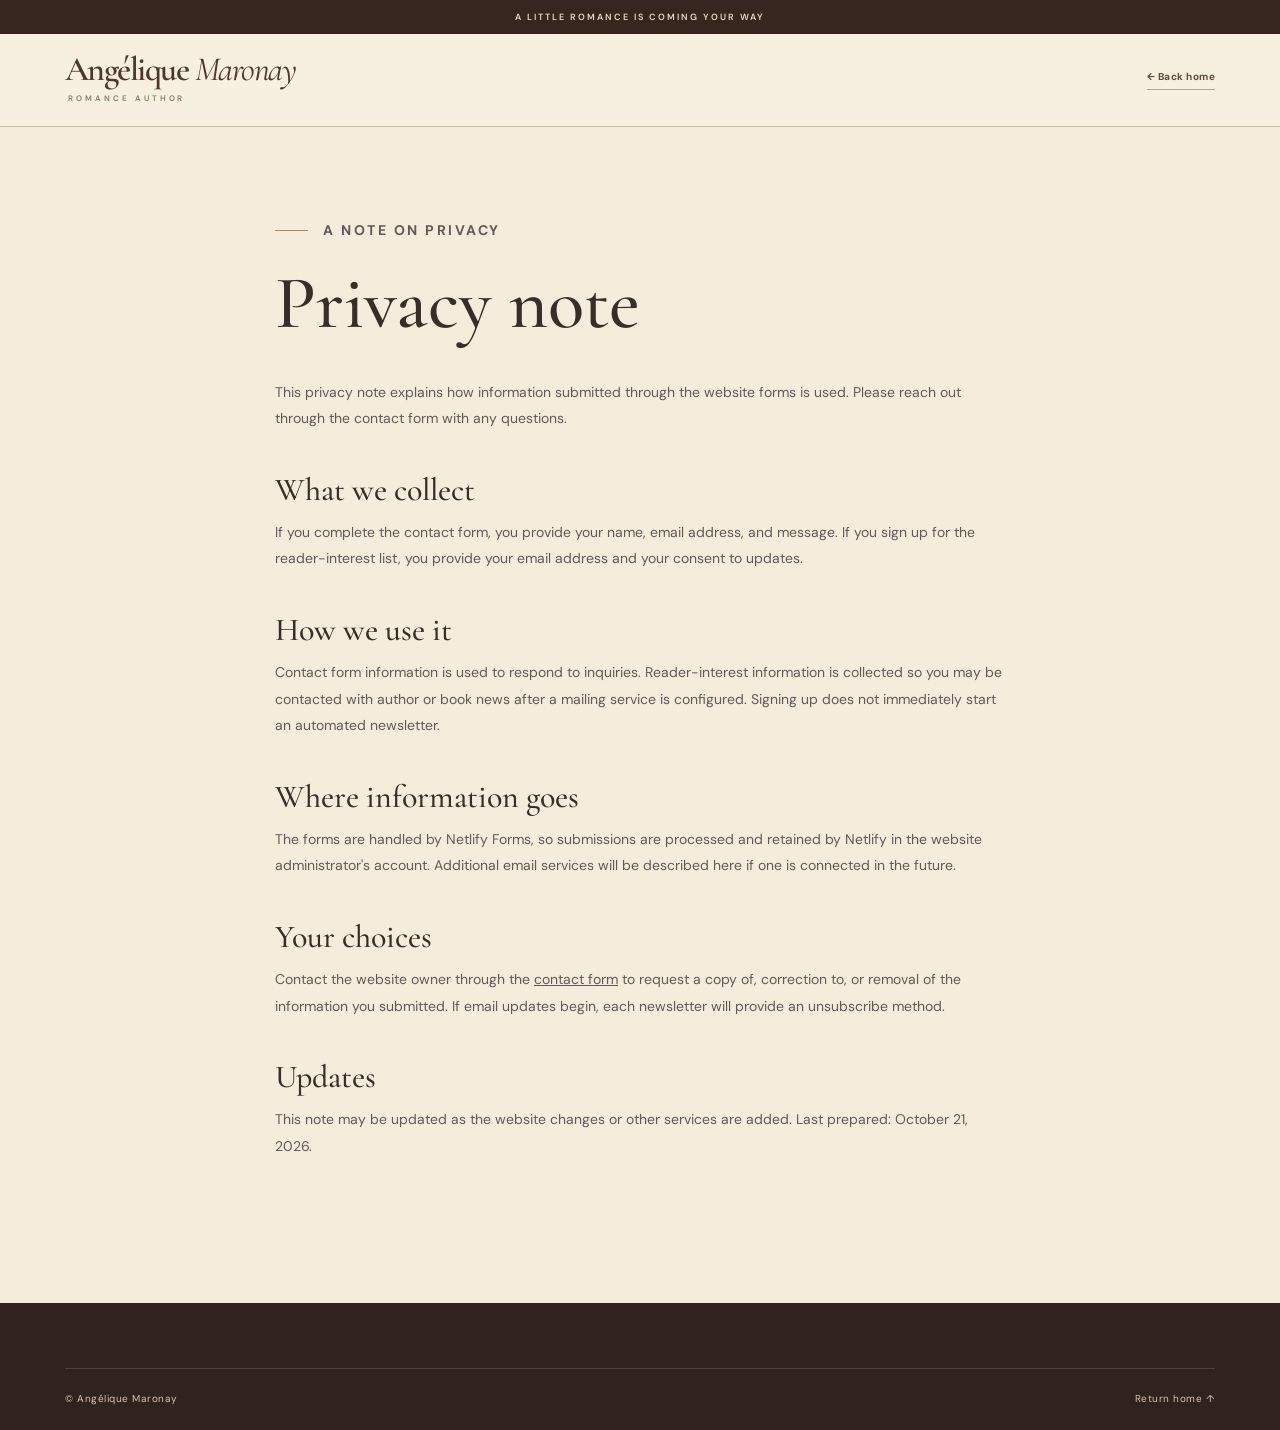
<file: privacy.html>
<!doctype html><html lang="en"><head><meta charset="utf-8"><meta name="viewport" content="width=device-width, initial-scale=1"><title>Privacy note · Angélique Maronay</title><link rel="icon" href="/images/favicon.svg" type="image/svg+xml"><link rel="preconnect" href="https://fonts.googleapis.com"><link href="https://fonts.googleapis.com/css2?family=Cormorant+Garamond:wght@400;500&family=DM+Sans:wght@400;500&display=swap" rel="stylesheet"><link rel="stylesheet" href="/styles.css"><style>.policy{max-width:780px;margin:0 auto;padding:90px 25px 130px}.policy h1{font:500 75px var(--serif);margin-bottom:30px}.policy h2{font:500 32px var(--serif);margin:38px 0 10px}.policy p{line-height:1.9;font-size:14px;color:#65585a}.policy .warning{padding:14px;background:#f4e6de;border-left:3px solid #a9757a;font-size:13px}.policy a{text-decoration:underline}@media(max-width:560px){.policy h1{font-size:55px}}</style></head><body><div class="announcement">A little romance is coming your way</div><header class="site-header"><div class="container nav-wrap"><a class="brand" href="/">Angélique <span>Maronay</span><small>ROMANCE AUTHOR</small></a><a class="text-link" href="/">← Back home</a></div></header><main class="policy"><p class="eyebrow"><span class="eyebrow-line"></span> A NOTE ON PRIVACY</p><h1>Privacy note</h1><p>This privacy note explains how information submitted through the website forms is used. Please reach out through the contact form with any questions.</p><h2>What we collect</h2><p>If you complete the contact form, you provide your name, email address, and message. If you sign up for the reader-interest list, you provide your email address and your consent to updates.</p><h2>How we use it</h2><p>Contact form information is used to respond to inquiries. Reader-interest information is collected so you may be contacted with author or book news after a mailing service is configured. Signing up does not immediately start an automated newsletter.</p><h2>Where information goes</h2><p>The forms are handled by Netlify Forms, so submissions are processed and retained by Netlify in the website administrator's account. Additional email services will be described here if one is connected in the future.</p><h2>Your choices</h2><p>Contact the website owner through the <a href="/#contact">contact form</a> to request a copy of, correction to, or removal of the information you submitted. If email updates begin, each newsletter will provide an unsubscribe method.</p><h2>Updates</h2><p>This note may be updated as the website changes or other services are added. Last prepared: October 21, 2026.</p></main><footer class="footer"><div class="container"><div class="footer-bottom"><span>© Angélique Maronay</span><a href="/">Return home ↑</a></div></div></footer></body></html>
</file>
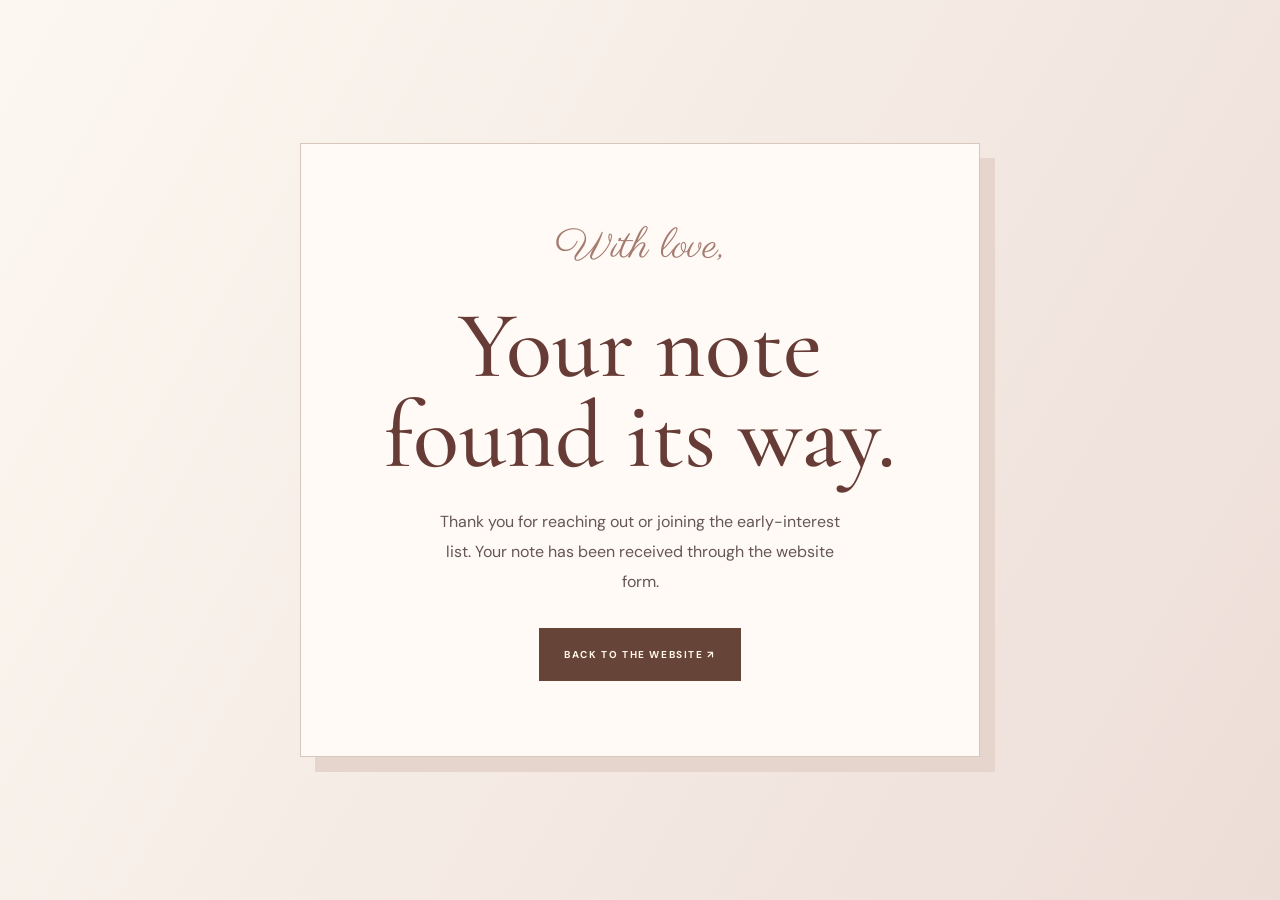
<file: thank-you.html>
<!doctype html><html lang="en"><head><meta charset="utf-8"><meta name="viewport" content="width=device-width, initial-scale=1"><title>Thank you · Angélique Maronay</title><meta name="robots" content="noindex"><link rel="icon" href="/images/favicon.svg" type="image/svg+xml"><link rel="preconnect" href="https://fonts.googleapis.com"><link href="https://fonts.googleapis.com/css2?family=Cormorant+Garamond:ital,wght@0,400;1,500&family=DM+Sans:wght@400;600&family=Parisienne&display=swap" rel="stylesheet"><link rel="stylesheet" href="/styles.css"><style>.message-screen{min-height:100vh;display:grid;place-items:center;background:linear-gradient(120deg,#fcf8f1,#edddd7);padding:35px;text-align:center}.message-card{max-width:680px;background:#fffaf5;border:1px solid #d8c7bc;padding:75px 50px;box-shadow:15px 15px 0 #e6d5cd}.message-card h1{font:500 clamp(58px,8vw,95px)/.95 var(--serif);color:var(--burgundy);margin:25px 0}.message-card p{font:16px/1.9 var(--sans);color:#655658;margin:0 auto 30px;max-width:410px}.message-script{font:42px var(--script);color:var(--rose)}@media(max-width:480px){.message-card{padding:55px 27px}}</style></head><body><main class="message-screen"><div class="message-card"><div class="message-script">With love,</div><h1>Your note found its way.</h1><p>Thank you for reaching out or joining the early-interest list. Your note has been received through the website form.</p><a class="button button-primary" href="/">Back to the website ↗</a></div></main></body></html>
</file>
<file: styles.css>
:root{--paper:#faf6f0;--cream:#fffaf4;--shell:#f2e9df;--lightpink:#eee0da;--ink:#4b3338;--burgundy:#633c47;--wine:#4f2d39;--rose:#a97678;--pale:#d9b4a9;--gold:#aa9475;--muted:#7d6e6c;--line:#d8c8bf;--serif:'Cormorant Garamond',Georgia,serif;--sans:'DM Sans',Arial,sans-serif;--script:'Parisienne',cursive}
*{box-sizing:border-box}html{scroll-behavior:smooth;scroll-padding-top:85px}body{margin:0;background:var(--paper);color:var(--ink);font-family:var(--sans);-webkit-font-smoothing:antialiased}::selection{background:#dbb7b3;color:#3f2930}a{color:inherit;text-decoration:none}button,input,textarea{font:inherit}button,a,input,textarea{outline-offset:4px}img{max-width:100%}h1,h2,h3,p,blockquote{margin-top:0}.container{max-width:1240px;padding:0 45px;margin:0 auto}.skip-link{position:absolute;left:15px;top:-80px;z-index:101;background:#fff;padding:14px}.skip-link:focus{top:15px}.announcement{height:30px;background:var(--burgundy);color:#f6ede6;display:flex;align-items:center;justify-content:center;gap:22px;letter-spacing:.24em;font-size:9px;font-weight:600;text-transform:uppercase}.sparkle{font-size:12px;color:#e9b9b0}.site-header{position:relative;background:rgba(250,246,240,.95);z-index:30;border-bottom:1px solid rgba(160,134,121,.22)}.nav-wrap{height:91px;display:flex;align-items:center;justify-content:space-between}.brand{font-family:var(--serif);font-size:30px;font-weight:600;letter-spacing:-.04em;line-height:.73;display:block;white-space:nowrap}.brand span{font-weight:400;font-style:italic}.brand small{font-family:var(--sans);display:block;font-size:8px;letter-spacing:.33em;margin:13px 0 0 3px;font-weight:600;color:var(--rose)}.primary-nav{display:flex;align-items:center;gap:36px;font-size:11px;text-transform:uppercase;letter-spacing:.17em;font-weight:700}.primary-nav a:not(.nav-contact){transition:color .2s}.primary-nav a:hover{color:var(--rose)}.nav-contact{padding:14px 20px;border:1px solid #a9908a}.nav-contact span{font-size:15px;margin-left:8px;font-weight:400}.menu-toggle{display:none}.hero{position:relative;overflow:hidden;min-height:680px;background:radial-gradient(ellipse at 95% 18%,#ead9d0 0,transparent 47%),linear-gradient(115deg,#faf6f0 45%,#eee2d8 100%)}.hero:before{content:'';position:absolute;left:-200px;top:-170px;width:600px;height:600px;border:1px solid rgba(190,160,146,.16);border-radius:50%;box-shadow:0 0 0 75px rgba(238,224,216,.15),0 0 0 160px rgba(238,224,216,.09)}.hero-layout{min-height:680px;display:grid;grid-template-columns:1.03fr .97fr;align-items:center;gap:20px;position:relative;z-index:2}.hero-copy{padding:60px 0 115px;z-index:3}.eyebrow{font-size:10px;line-height:1.7;letter-spacing:.205em;color:var(--rose);font-weight:700;display:flex;align-items:center;gap:15px;text-transform:uppercase}.eyebrow-line{width:33px;height:1px;background:var(--rose);flex:0 0 auto}.hero h1{font-family:var(--serif);font-size:clamp(74px,7.7vw,115px);font-weight:500;line-height:.87;letter-spacing:-.065em;margin:40px 0 29px}.hero h1 span{display:block;white-space:nowrap}.hero h1 em{display:block;color:#a66f78;font-size:.95em;font-weight:400;padding-left:30px;white-space:nowrap}.hero-description{max-width:430px;line-height:2;font-size:14px;color:#665457;letter-spacing:.02em}.hero-actions{display:flex;gap:32px;align-items:center;margin-top:36px}.button{display:inline-flex;align-items:center;justify-content:center;gap:18px;border:1px solid transparent;cursor:pointer;text-align:center;padding:16px 24px;font-size:10px;font-weight:700;letter-spacing:.14em;text-transform:uppercase;min-height:53px;transition:transform .2s,background .2s,color .2s}.button:hover{transform:translateY(-2px)}.button-primary{background:var(--burgundy);color:#fff9f3}.button-primary:hover{background:#804d59}.text-link{font-size:11px;font-weight:700;letter-spacing:.05em;border-bottom:1px solid #b5a097;padding-bottom:6px}.text-link span:last-child{margin-left:8px}.hero-bottom{font-family:var(--script);font-size:25px;color:#9e7b7b;margin:62px 0 0}.hero-bottom .heart-mark{font-family:var(--serif);margin-left:13px}.hero-art{position:relative;height:575px;min-width:0;margin-top:2px}.art-matte{position:absolute;top:25px;left:38px;right:35px;bottom:52px;background:#e3cbc2;transform:rotate(-4deg);box-shadow:10px 15px 45px rgba(80,48,52,.11)}.art-matte:before{content:'';position:absolute;inset:12px;border:1px solid rgba(255,255,255,.59)}.art-glow{position:absolute;inset:0;background:radial-gradient(circle at 45% 26%,#faf0e3,transparent 45%),linear-gradient(145deg,#e3c3bc,#cda59e 55%,#8f7179)}.art-frame{position:absolute;inset:38px 44px;background:linear-gradient(160deg,rgba(255,247,236,.86),rgba(244,224,213,.7));box-shadow:0 5px 30px rgba(82,58,58,.12);border:1px solid #fff2e2;text-align:center;display:flex;align-items:center;justify-content:center}.frame-inner{border:1px solid rgba(150,108,106,.5);position:absolute;inset:22px;display:flex;align-items:center;flex-direction:column;justify-content:center}.frame-script{font-family:var(--script);font-size:47px;color:#aa7374;line-height:1;margin-bottom:9px}.frame-inner .little-star{font-size:15px;color:#ab7879}.frame-inner p{font-family:var(--serif);font-size:39px;font-weight:500;line-height:1.08;margin:20px 0;color:var(--ink)}.frame-inner i{font-weight:500;color:#a97678}.frame-flourish{font-size:39px;color:#af7c7c;line-height:1}.letter-paper{position:absolute;bottom:12px;left:-10px;width:240px;height:258px;padding:25px 21px 20px 28px;background:#fbf4e9;transform:rotate(7deg);box-shadow:5px 8px 22px rgba(74,50,51,.18);border:1px solid #f5e7d8}.letter-date{font-size:7px;letter-spacing:.24em;color:#8d7d79;font-weight:600}.letter-line{width:100%;height:1px;background:#ddd0c0;margin:17px 0 11px}.letter-phrase{font-family:var(--script);color:#b1797c;font-size:31px}.letter-paper p{font:italic 24px/1.13 var(--serif);margin:14px 0 10px}.letter-paper>span{font-family:var(--script);font-size:20px;line-height:.9;color:#af7f7c}.letter-paper b{font-weight:400;font-size:28px}.botanical{pointer-events:none}.hero-botanical{width:265px;height:335px;position:absolute;right:-80px;bottom:-39px;opacity:.65;transform:rotate(27deg)}.hero-seal{position:absolute;right:11px;top:25px;background:#7d4853;width:68px;height:68px;border-radius:50%;display:flex;align-items:center;justify-content:center;box-shadow:1px 6px 16px #795f5f55;transform:rotate(10deg);color:#f4e4dc;flex-direction:column;border:1px solid #b98d89;outline:4px solid #7d4853}.hero-seal span{font:italic 24px var(--serif)}.hero-seal small{font-size:13px;margin-top:-7px}.hero-vertical{position:absolute;right:10px;top:245px;writing-mode:vertical-rl;letter-spacing:.29em;font-size:9px;color:#aa9291}.section-scroll{position:absolute;bottom:30px;left:50%;transform:translateX(-50%);font-size:9px;letter-spacing:.22em;color:#806b68;display:flex;align-items:center;gap:12px}.section-scroll span{width:37px;height:1px;background:#a88c85}.intro-line{background:#fffaf5;border-block:1px solid #eee3dc;text-align:center;padding:73px 0 67px}.little-kicker{font-size:10px;letter-spacing:.29em;color:#a67973;font-weight:700}.intro-line p{font:400 clamp(30px,4vw,52px)/1.12 var(--serif);margin:20px 0 17px}.intro-line em{color:#a37275}.three-stars{color:#b49a91;font-size:13px}.section-pad{padding:130px 0}.book-section{background:#f5eee7}.book-layout{display:grid;grid-template-columns:.98fr 1.02fr;align-items:center;gap:130px}.book-visual{height:635px;position:relative;display:flex;align-items:center;justify-content:center}.book-arch{position:absolute;inset:35px 32px 10px 50px;background:#e5d3ca;border-radius:250px 250px 0 0;box-shadow:inset 0 0 0 1px #e1c8bd}.book-arch:before{content:'';position:absolute;inset:25px 25px 0;border:1px solid #f7eeea;border-bottom:0;border-radius:240px 240px 0 0}.book-shadow{position:relative;width:min(350px,73%);height:auto;transform:rotate(-5deg);box-shadow:20px 22px 27px rgba(65,39,43,.2),6px 7px 0 #d3c3b8;transition:transform .3s}.book-shadow:hover{transform:rotate(-1deg) translateY(-5px)}.book-cover{width:100%;height:auto;display:block;aspect-ratio:680/980;object-fit:cover}.cover-side-note{position:absolute;right:-15px;bottom:15px;color:#956f70;font:26px var(--script);transform:rotate(-9deg)}.cover-side-note span{font-family:var(--serif)}.book-copy{max-width:550px}.book-copy h2,.about-copy h2,.letters-copy h2,.contact-copy h2{font:500 clamp(58px,6vw,85px)/.97 var(--serif);letter-spacing:-.047em;color:#533640}.book-copy h2{margin:34px 0 25px}.title-rule{display:flex;gap:14px;align-items:center;max-width:193px;color:#b99b94}.title-rule span{height:1px;background:#d8bcb2;flex:1}.title-rule b{font:25px var(--serif)}.book-copy h3{font:italic 36px/1.12 var(--serif);font-weight:500;color:#af7378;margin:23px 0}.book-genre{font-size:11px;letter-spacing:.07em;text-transform:uppercase;color:#816c6c;font-weight:600;line-height:1.8;margin-bottom:22px}.body-copy,.about-copy>p:not(.eyebrow){font:16px/1.95 var(--sans);color:#61545a}.book-note{font:italic 23px var(--serif);color:#987a7a;margin:22px 0 27px}.book-actions{display:flex;gap:20px;align-items:center;flex-wrap:wrap}.button-outline{background:transparent;color:var(--burgundy);border-color:#9f8080}.button-outline:hover{background:#e8d8d0}.status{font-size:9px;font-weight:700;letter-spacing:.18em;color:#ac7c7b}.quote-section{padding:105px 0;background:var(--wine);color:#f5e8df;text-align:center;position:relative;overflow:hidden}.quote-section .container{position:relative;z-index:2}.quote-ornament{font:110px var(--serif);line-height:.5;color:#be9892}.quote-section blockquote{max-width:900px;margin:25px auto 26px;font:italic 500 clamp(36px,4.5vw,63px)/1.18 var(--serif)}.quote-attribution{font-size:10px;letter-spacing:.4em;color:#d4bdb2}.quote-outline{position:absolute;right:-48px;bottom:-150px;color:transparent;-webkit-text-stroke:1px #fff2;line-height:1;font:300px var(--script)}.about-section{background:#fbf7f2}.about-layout{display:grid;grid-template-columns:.92fr 1.08fr;gap:130px;align-items:center}.about-visual{position:relative;padding:0 30px 42px 0}.portrait-frame{height:555px;position:relative;background:#e5d0c5;border:12px solid #f6eee7;outline:1px solid #d9c9bd;box-shadow:20px 22px 0 #f1e3dd;overflow:hidden}.portrait-illustration{position:absolute;inset:0;background:radial-gradient(circle at 45% 40%,#f7e9db,#e7cfc4 67%,#b68f90);display:flex;align-items:center;justify-content:center}.portrait-circle{width:70%;aspect-ratio:1;border:1px solid #fff7ee;box-shadow:0 0 0 22px #fff7ee20;border-radius:50%;position:absolute}.portrait-note{z-index:2;display:flex;flex-direction:column;align-items:center;gap:13px;text-align:center;color:#7b4f54}.portrait-note span:first-child{font:35px var(--script)}.portrait-note strong{font:italic 47px/1.04 var(--serif);font-weight:500}.portrait-note span:last-child{font:29px var(--serif)}.portrait-floral{position:absolute;width:310px;right:-110px;bottom:-70px;opacity:.7;transform:rotate(10deg)}.portrait-photo{position:absolute;inset:0;width:100%;height:100%;object-fit:cover}.photo-caption{display:block;position:absolute;bottom:0;left:56px;font:23px var(--script);color:#a67776}.about-copy h2{margin:25px 0 22px}.about-copy .small-heart{font:34px var(--serif);color:#bb8c86;margin:0 0 10px}.about-copy>p:not(.eyebrow){margin:20px 0}.signature{font:37px var(--script);color:#9c6670;margin-top:29px}.letters-section{background:linear-gradient(90deg,#efe0da,#f4e9e1);padding:93px 0;overflow:hidden}.letters-layout{display:grid;grid-template-columns:1.2fr .8fr;gap:45px;align-items:center}.letters-copy h2{font-size:clamp(55px,5.5vw,76px);margin:25px 0 21px}.letters-copy>p:not(.eyebrow){max-width:530px;line-height:1.9;color:#635054;font-size:15px}.letters-form{margin-top:28px;max-width:565px}.signup-input{display:flex;min-height:57px}.signup-input input{flex:1;min-width:0;background:#fffbf6;border:1px solid #d2bdb5;border-right:0;padding:15px 19px;color:var(--ink);font-size:13px}.signup-input .button{white-space:nowrap}.consent{display:flex;gap:11px;margin:16px 0 9px;align-items:flex-start;font-size:11px;line-height:1.65;color:#65565a;cursor:pointer}.consent input{margin-top:4px;accent-color:#6d404b}.form-note{font-size:10px!important;line-height:1.7!important;color:#8e7976!important}.bot-field{position:absolute;left:-10000px;top:auto;width:1px;height:1px;overflow:hidden}.envelope-scene{height:415px;position:relative;transform:rotate(6deg)}.envelope{position:absolute;bottom:25px;left:20px;width:405px;max-width:100%;height:245px;filter:drop-shadow(9px 17px 13px #74535c30)}.envelope-base{position:absolute;inset:0;background:linear-gradient(145deg,#dbc0b6,#bc9995);clip-path:polygon(0 0,50% 48%,100% 0,100% 100%,0 100%);border:1px solid #b68e8a}.envelope-flap{position:absolute;inset:0;background:#e9d2c4;clip-path:polygon(0 0,100% 0,50% 54%)}.envelope-seal{position:absolute;top:111px;left:calc(50% - 23px);width:46px;height:46px;border-radius:50%;background:#784650;color:#f5e8df;display:flex;align-items:center;justify-content:center;font:italic 18px var(--serif);z-index:4;box-shadow:0 3px 6px #6247504d}.envelope-letter{position:absolute;left:63px;bottom:190px;width:340px;height:220px;background:#fdf9ef;box-shadow:2px 4px 12px #82626033;transform:rotate(-3deg);z-index:1;padding:37px 25px;text-align:center;border:1px solid #efded6}.envelope-script{display:block;font:39px var(--script);color:#af7977}.envelope-text{display:block;font:italic 29px var(--serif);line-height:1.1;color:#65464c;margin-top:7px}.envelope-heart{font:25px var(--serif);color:#b78382}.small-flower{position:absolute;top:18px;right:0;font-size:83px;color:#b88987;opacity:.65}.contact-section{background:#fffaf5}.contact-layout{display:grid;grid-template-columns:.87fr 1.13fr;gap:120px;align-items:start}.contact-copy h2{margin:28px 0 18px;font-size:clamp(54px,5.1vw,71px)}.contact-copy>p:not(.eyebrow){line-height:1.9;color:#6d5a5d;font-size:15px}.contact-decoration{font:29px var(--script);color:#a67575;margin-top:35px}.contact-decoration span{color:#8e545d}.contact-form{display:flex;flex-direction:column;gap:22px;border:1px solid #e3d6cb;padding:37px;background:#f9f3ed}.contact-form label{display:flex;flex-direction:column;gap:10px;text-transform:uppercase;font-size:9px;font-weight:700;letter-spacing:.18em;color:#6f5a5c}.form-row{display:grid;grid-template-columns:1fr 1fr;gap:20px}.contact-form input,.contact-form textarea{background:#fffaf4;border:1px solid #dfcfc5;padding:15px;color:#4b3338;font-size:13px;letter-spacing:normal;font-weight:400;text-transform:none;min-width:0}.contact-form textarea{resize:vertical}.contact-form .button{align-self:flex-start;margin-top:4px}.contact-privacy{font-size:10px;color:#89777b;line-height:1.6;margin:0}.contact-privacy a{text-decoration:underline}.footer{background:#472c37;color:#f4e4df;padding:65px 0 25px}.footer-top{display:flex;justify-content:space-between;gap:35px;align-items:start}.footer-brand{font:italic 46px var(--serif)}.footer-top p{font:italic 22px var(--serif);color:#d1aba8;margin:5px 0 0}.footer-nav{display:flex;gap:30px;font-size:10px;letter-spacing:.11em;text-transform:uppercase;margin-top:20px}.footer-nav a:hover,.social-links a:hover{color:#f6bdb7}.social-links{display:flex;gap:20px;justify-content:end;margin:15px 0 34px;font-size:12px}.social-links a[hidden]{display:none}.footer-bottom{border-top:1px solid #8d666b70;padding-top:23px;display:flex;justify-content:space-between;gap:10px;font-size:10px;color:#d6bcb6;letter-spacing:.05em}.reveal{opacity:1;transform:none}.visually-hidden{position:absolute;width:1px;height:1px;padding:0;margin:-1px;overflow:hidden;clip:rect(0,0,0,0);white-space:nowrap;border:0}
@media(min-width:1450px){.hero h1{font-size:113px}}@media(max-width:1100px){.container{padding:0 34px}.hero h1{font-size:clamp(66px,7.5vw,88px)}.hero h1 em{padding-left:0}.hero-art{height:490px}.art-matte{right:10px;left:35px}.frame-inner p{font-size:29px}.letter-paper{width:208px;height:224px}.letter-paper p{font-size:21px}.hero-botanical{width:220px;right:-54px}.book-layout,.about-layout{gap:55px}.contact-layout{gap:60px}.book-visual{height:550px}.book-arch{inset:20px 0}.book-shadow{width:74%}.footer-nav{gap:17px}}@media(max-width:760px){html{scroll-padding-top:70px}.container{padding:0 23px}.announcement{font-size:8px;letter-spacing:.13em;gap:10px}.nav-wrap{height:75px}.brand{font-size:27px}.menu-toggle{display:flex;width:40px;height:40px;background:none;border:0;flex-direction:column;justify-content:center;gap:5px;align-items:flex-end;cursor:pointer}.menu-toggle span{display:block;height:1.5px;width:25px;background:#54373d}.menu-toggle span:nth-child(2){width:18px}.primary-nav{display:none;position:absolute;top:75px;left:0;right:0;background:#fcf7f1;border-bottom:1px solid #dfcfc5;padding:25px;flex-direction:column;align-items:start;gap:25px;box-shadow:0 18px 24px #50333918}.primary-nav.is-open{display:flex}.nav-contact{margin-bottom:8px}.hero{min-height:0}.hero-layout{display:flex;flex-direction:column;min-height:0;gap:0}.hero-copy{padding:75px 0 20px;text-align:left;width:100%}.hero h1{font-size:clamp(65px,11vw,88px);margin:28px 0}.hero h1 span{white-space:normal}.hero h1 em{padding-left:4px}.hero-description{font-size:13px}.hero-actions{gap:20px;flex-wrap:wrap}.hero-bottom{margin-top:28px}.hero-art{height:465px;width:min(440px,100%);margin:0 auto 45px}.art-matte{top:20px;left:40px;right:35px;bottom:40px}.hero-botanical{right:-28px;bottom:-14px}.letter-paper{left:0;bottom:6px}.hero-seal{right:8px}.hero-vertical{display:none}.section-scroll{display:none}.intro-line{padding:55px 0}.section-pad{padding:75px 0}.book-layout,.about-layout,.contact-layout,.letters-layout{grid-template-columns:1fr;gap:50px}.book-visual{order:2;height:525px;max-width:480px;width:100%;margin:0 auto}.book-copy{order:1}.book-copy h2,.about-copy h2,.letters-copy h2,.contact-copy h2{font-size:clamp(54px,9vw,74px)}.cover-side-note{right:0}.about-visual{max-width:510px;width:100%;margin:0 auto}.letters-section{padding:75px 0}.envelope-scene{height:330px;max-width:390px;width:100%;margin:auto}.envelope{width:100%;height:225px}.envelope-letter{width:83%;left:10%;height:210px}.contact-section .contact-layout{gap:30px}.footer-top{flex-direction:column}.footer-nav{flex-wrap:wrap}.social-links{justify-content:flex-start}.footer-bottom{flex-direction:column}.quote-section{padding:80px 0}}@media(max-width:440px){.brand{font-size:23px}.hero h1{font-size:60px}.hero-actions .button{width:100%}.hero-actions{align-items:stretch;flex-direction:column}.text-link{align-self:start}.hero-art{height:390px}.art-matte{left:28px;right:18px;bottom:42px}.art-frame{inset:28px}.frame-inner{inset:16px}.frame-inner p{font-size:26px}.frame-script{font-size:38px}.letter-paper{height:183px;width:174px;padding:18px}.letter-paper p{font-size:17px;margin:8px 0}.letter-phrase{font-size:24px}.letter-paper b{font-size:22px}.letter-paper>span{font-size:15px}.hero-seal{right:6px;top:16px;width:55px;height:55px}.book-visual{height:440px}.book-copy h2,.about-copy h2,.letters-copy h2,.contact-copy h2{font-size:56px}.book-shadow{width:70%}.book-arch{left:18px;right:18px}.cover-side-note{font-size:20px}.portrait-frame{height:395px}.portrait-note strong{font-size:37px}.signup-input{flex-direction:column;gap:10px}.signup-input input{min-height:53px;border-right:1px solid #d2bdb5}.signup-input .button{width:100%}.form-row{grid-template-columns:1fr}.contact-form{padding:23px}.envelope-scene{transform:rotate(3deg) scale(.85);transform-origin:top left;height:300px}.envelope{width:100%}.footer-brand{font-size:40px}}
@media(prefers-reduced-motion:reduce){*,*:before,*:after{scroll-behavior:auto!important;transition:none!important}}
[hidden]{display:none!important}

/* ============================================
   The Love Letter edition — vintage writing desk
   design, with newly generated original artwork.
   ============================================ */
:root {
  --paper:#f5ecdc;
  --cream:#fcf6e9;
  --shell:#e8dcc8;
  --lightpink:#ead7cd;
  --ink:#392d29;
  --burgundy:#673c37;
  --wine:#3e2926;
  --rose:#a57b70;
  --pale:#ccb09a;
  --gold:#a48356;
  --muted:#73645a;
  --line:#cdbc9f;
  --serif:'Cormorant Garamond',Georgia,serif;
  --sans:'DM Sans',Arial,sans-serif;
  --script:'Parisienne',cursive;
}
body{background:var(--paper);color:var(--ink)}
::selection{background:#b69a77;color:#fffaf0}
.announcement{background:#372620;color:#ead9bf;height:34px;letter-spacing:.22em;font-size:9px}
.site-header{background:#f7efdf;border-bottom:1px solid #cebea5}
.nav-wrap{height:92px}
.brand{color:#50372e;font-size:34px;letter-spacing:-.045em}
.brand small{color:#977c61;letter-spacing:.37em;font-size:8px;margin-top:13px}
.primary-nav{color:#655248}
.primary-nav a:hover{color:#915343}
.nav-contact{border-color:#b39c7c}
.nav-contact:hover{background:#e9dac4}

/* Original custom artwork is the centerpiece. */
.hero{background:#f5ecdc;min-height:0;overflow:visible}
.hero-photo-wrap{position:relative;height:clamp(390px,44vw,625px);overflow:hidden;background:#332720}
.hero-photo{display:block;width:100%;height:100%;object-fit:cover;object-position:center 51%}
.hero-photo-wrap:after{content:"";position:absolute;inset:0;pointer-events:none;background:linear-gradient(to bottom,rgba(35,22,16,.11),transparent 18%,transparent 75%,rgba(35,22,16,.21))}
.hero-image-caption{position:absolute;z-index:2;bottom:22px;right:39px;color:#fff1da;font-size:9px;letter-spacing:.27em;font-weight:600;text-shadow:0 2px 8px #000b;background:#2e2019a6;padding:11px 18px}
.hero-message{min-height:286px;display:grid;grid-template-columns:1.23fr .77fr;gap:80px;align-items:center;position:relative;padding-top:56px;padding-bottom:62px}
.hero-message:before{content:"";position:absolute;top:27px;bottom:27px;left:50%;width:1px;background:linear-gradient(transparent,#d7c4a7,transparent);opacity:.5}
.hero-signet{position:absolute;top:-26px;left:50%;transform:translateX(-50%);border:1px solid #a7855c;background:#f2e4cf;border-radius:50%;width:54px;height:54px;z-index:5;display:flex;align-items:center;justify-content:center;gap:0;font:italic 15px var(--serif);color:#78553e;box-shadow:0 4px 15px #21150925}
.hero-signet-flower{font-size:13px;color:#ad8058;margin:0 3px}
.hero-copy{padding:0;width:auto}
.hero h1{font-size:clamp(60px,6.3vw,94px);font-weight:500;line-height:.89;letter-spacing:-.055em;margin:18px 0 0;color:#4d332c}
.hero h1 span{display:block;white-space:normal}
.hero h1 em{font-weight:400;display:block;font-size:.92em;padding:0;color:#986e5e}
.hero-description{font:italic 27px/1.45 var(--serif);color:#655044;max-width:390px;margin:10px 0 25px}
.hero-actions{margin-top:28px;gap:26px;display:flex;align-items:center;flex-wrap:wrap}
.button{font-size:10px;font-weight:700;letter-spacing:.16em}
.button-primary{background:#674438;color:#fff7e8;border:1px solid #674438}
.button-primary:hover{background:#432b22;color:white}
.button-outline{color:#634334;border-color:#a38b6a}
.button-outline:hover{background:#674438;border-color:#674438;color:#fff}
.text-link{color:#62493d;font-size:10px}
.eyebrow{color:#8d604d;letter-spacing:.18em}
.eyebrow-line{background:#a98b69}
.intro-line{background:#3d2b26;padding:53px 0 47px;border:0;color:#f7e8cf}
.intro-line .little-kicker{color:#c7a17b}
.intro-line p{color:#efe1ce;font-size:clamp(31px,3.5vw,50px);margin:10px 0 8px}
.intro-line p em{color:#d6ae90}
.intro-line .three-stars{color:#c89f7a}

/* Well-loved pages, old leather and faded roses */
.section-pad{padding:110px 0}
.book-section{background:radial-gradient(ellipse at 17% 38%,#fff8eb 0%,transparent 47%),linear-gradient(108deg,#ece0ca,#f5ead7 60%,#eee0c9)}
.book-layout{gap:100px}
.book-visual{height:640px}
.book-arch{background:#d7c1a5;border-radius:190px 190px 5px 5px;box-shadow:inset 0 0 0 1px #ad9270, inset 0 0 0 11px #e8d8bf,0 14px 25px #38221612}
.book-shadow{filter:drop-shadow(15px 19px 9px #2c1e1980)}
.book-cover{border:1px solid #baa17b}
.cover-side-note{color:#856148}
.book-copy h2{color:#3b2923;font-weight:500;font-size:clamp(60px,6vw,90px);line-height:.88}
.book-copy h3{color:#8a5948;font:italic 32px/1.1 var(--serif)}
.book-genre{color:#927359}
.book-copy .body-copy{color:#534439;font-size:15px;line-height:1.95}
.book-note{color:#846c57}
.title-rule{color:#a48765}
.status{color:#856850}
.quote-section{background:radial-gradient(ellipse at 50% 0%,#735043 0,transparent 60%),#392723;color:#f9eee0;padding:92px 0}
.quote-section blockquote{font-size:clamp(43px,4.5vw,66px);line-height:1.05;max-width:970px}
.quote-attribution{color:#cfb091}
.quote-ornament{color:#c19b7b}
.about-section{background:#f8f0e2}
.about-layout{gap:120px}
.portrait-frame{background:#e3d0b6;border:11px solid #fff8e9;outline:1px solid #bfa584;box-shadow:20px 22px 0 #eaddc7}
.portrait-illustration{background:linear-gradient(145deg,#c9ad8b,#eddec4 51%,#dbc5a2)}
.portrait-circle{border-color:#fff4da;box-shadow:0 0 0 22px #fff6dc24}
.portrait-note{color:#754e3d}
.photo-caption,.signature{color:#895e4c}
.about-copy h2{color:#3c2e28;font-weight:500}
.about-copy>p:not(.eyebrow){color:#685548}
.about-copy .small-heart{color:#9c6c5d}
.letters-section{background:linear-gradient(105deg,#e4d1bc,#f0e4d1 60%,#dfcbb3);border-top:1px solid #d9c4aa;border-bottom:1px solid #d9c4aa}
.letters-copy h2{color:#443027}
.letters-copy>p:not(.eyebrow){color:#635046}
.signup-input input{background:#fff8ee;border-color:#bda486}
.consent,.form-note{color:#66574b}
.envelope-base{background:linear-gradient(145deg,#ceb79b,#aa8971);border-color:#9e8062}
.envelope-flap{background:#ddc7ad}
.envelope-letter{background:#fcf2db;border-color:#cdb99c}
.envelope-seal{background:#6c4538;color:#f8e6d1}
.envelope-script,.small-flower{color:#a46e59}
.envelope-text{color:#65493d}
.contact-section{background:#fbf4e8}
.contact-copy h2{color:#463029}
.contact-copy>p:not(.eyebrow){color:#6e574a}
.contact-decoration,.contact-decoration span{color:#a47155}
.contact-form{background:#f1e7d6;border-color:#d1bda0;box-shadow:7px 8px 0 #e5d4bb}
.contact-form label{color:#725b49}
.contact-form input,.contact-form textarea{background:#fff9ee;border-color:#d6c2a8;color:#50392f}
.footer{background:#30221e;color:#f8ebd9}
.footer-top p{color:#c8a890}
.footer-bottom{border-color:#92776055;color:#d9c4b0}
.footer-nav a:hover,.social-links a:hover{color:#ebc1a0}

@media(min-width:1450px){.hero h1{font-size:94px}}
@media(max-width:1100px){
  .hero-message{gap:45px;grid-template-columns:1.1fr .9fr}
  .hero h1{font-size:clamp(58px,7vw,82px)}
  .hero-description{font-size:23px}
  .book-layout,.about-layout{gap:58px}
}
@media(max-width:760px){
  .announcement{font-size:8px;letter-spacing:.06em}
  .nav-wrap{height:75px}
  .primary-nav{background:#f7efdf;border-color:#d3bf9e}
  .hero-photo-wrap{height:360px}
  .hero-photo{object-position:50% center}
  .hero-image-caption{font-size:7px;bottom:12px;right:12px;padding:9px 11px;letter-spacing:.16em}
  .hero-message{padding-top:65px;padding-bottom:66px;min-height:0;display:flex;flex-direction:column;gap:20px;text-align:center;align-items:stretch}
  .hero-message:before{display:none}
  .hero-signet{width:47px;height:47px;top:-23px}
  .hero-message-main .eyebrow{justify-content:center;font-size:9px;gap:8px}
  .hero h1{font-size:clamp(64px,11vw,87px);margin:15px 0 0;line-height:.92}
  .hero h1 em{padding:0}
  .hero-description{font-size:25px;margin:0 auto;max-width:400px}
  .hero-actions{justify-content:center;margin-top:22px}
  .hero-actions .button{width:auto}
  .text-link{align-self:center}
  .intro-line{padding:47px 0 42px}
  .section-pad{padding:78px 0}
  .book-visual{order:2;height:510px}
  .book-copy{order:1}
  .book-copy h2,.about-copy h2,.letters-copy h2,.contact-copy h2{font-size:clamp(59px,9vw,78px)}
  .quote-section blockquote{font-size:clamp(41px,7vw,60px)}
}
@media(max-width:440px){
  .hero-photo-wrap{height:290px}
  .hero-photo{object-position:54% center}
  .hero-message{padding-top:55px;padding-bottom:54px}
  .hero h1{font-size:clamp(46px,13vw,60px)}
  .hero-description{font-size:22px}
  .hero-actions{flex-direction:column;gap:16px;align-items:center}
  .hero-actions .button{width:100%}
  .book-visual{height:440px}
  .book-copy h2,.about-copy h2,.letters-copy h2,.contact-copy h2{font-size:55px}
}

/* Keep decorative flourishes from widening narrow phone layouts. */
.about-section{overflow:clip}
body{overflow-x:clip}
html,body{max-width:100%;overflow-x:hidden}
</file>
